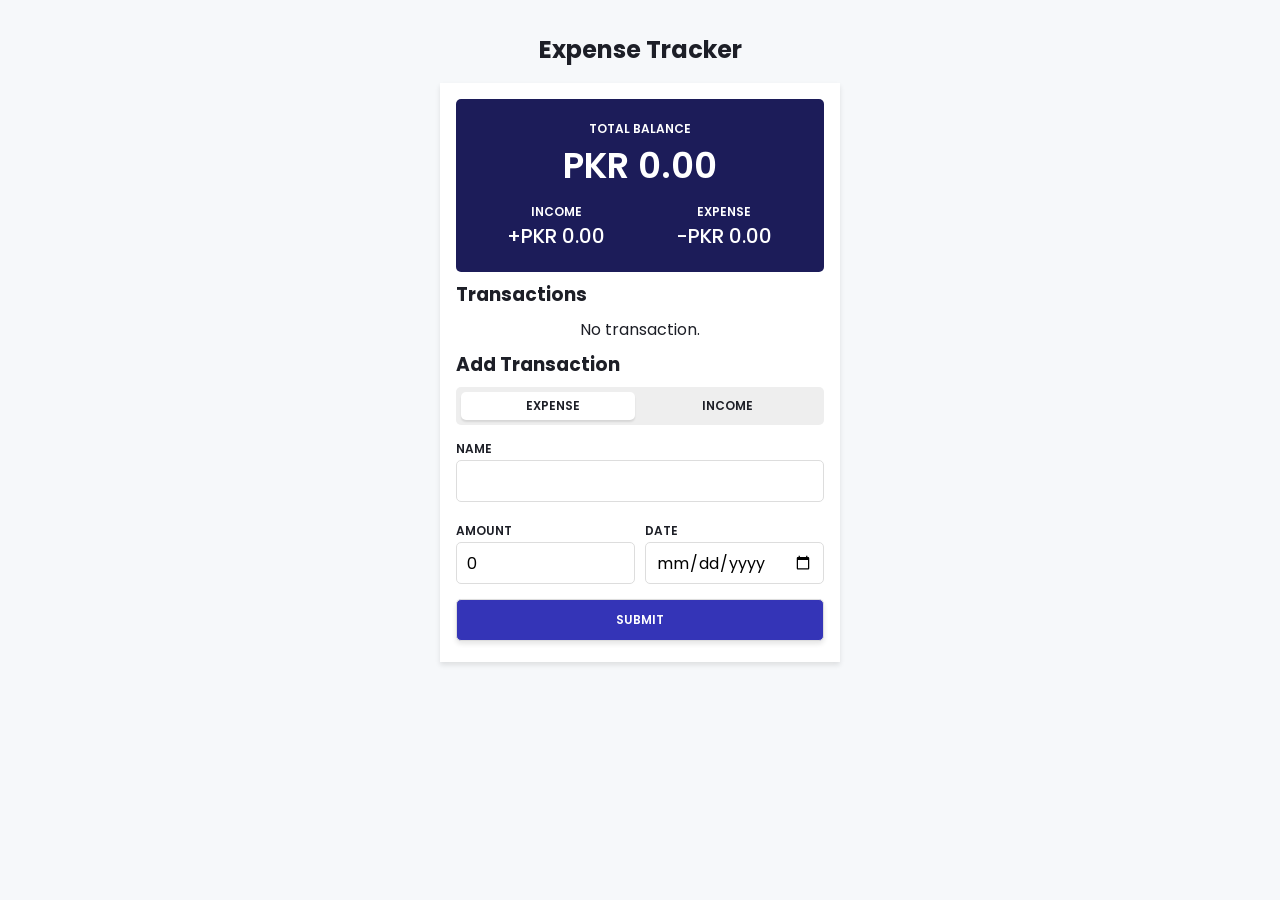
<file: Expense-Tracker/index.html>
<!DOCTYPE html>
<html lang="en">
  <head>
    <meta charset="UTF-8" />
    <meta name="viewport" content="width=device-width, initial-scale=1.0" />
    <title>Document</title>

    <!-- CSS LINK -->
    <link rel="stylesheet" href="./CSS/style.css" />
  </head>
  <body>
    <h1>Expense Tracker</h1>

    <main>
      <header>
        <div>
          <h5>Total Balance</h5>
          <span id="balance">0</span>
        </div>

        <div>
          <h5>Income</h5>
          <span id="income">0</span>
        </div>

        <div>
          <h5>Expense</h5>
          <span id="expense">0</span>
        </div>
      </header>

      <!-- SECTION -->
      <section>
        <h3>Transactions</h3>
        <ul id="transactionList"></ul>
        <div id="status"></div>
      </section>

      <!-- SECTION -->
      <section>
        <h3>Add Transaction</h3>

        <form id="transactionForm">
          <div>
            <label for="type">
              <input type="checkbox" name="type" id="type" />
              <div class="option">
                <span>Expense</span>
                <span>Income</span>
              </div>
            </label>
          </div>
          <div>
            <label for="name">Name</label>
            <input type="text" name="name" required />
          </div>

          <div>
            <label for="amount">Amount</label>
            <input
              type="number"
              name="amount"
              value="0"
              min="0.01"
              step="0.01"
              required
            />
          </div>

          <div>
            <label for="date">Date</label>
            <input type="date" name="date" required />
          </div>

          <button type="submit">Submit</button>
        </form>
      </section>
    </main>

    <!-- SCRIPT JS -->
    <script src="./JS/script.js"></script>
  </body>
</html>
</file>
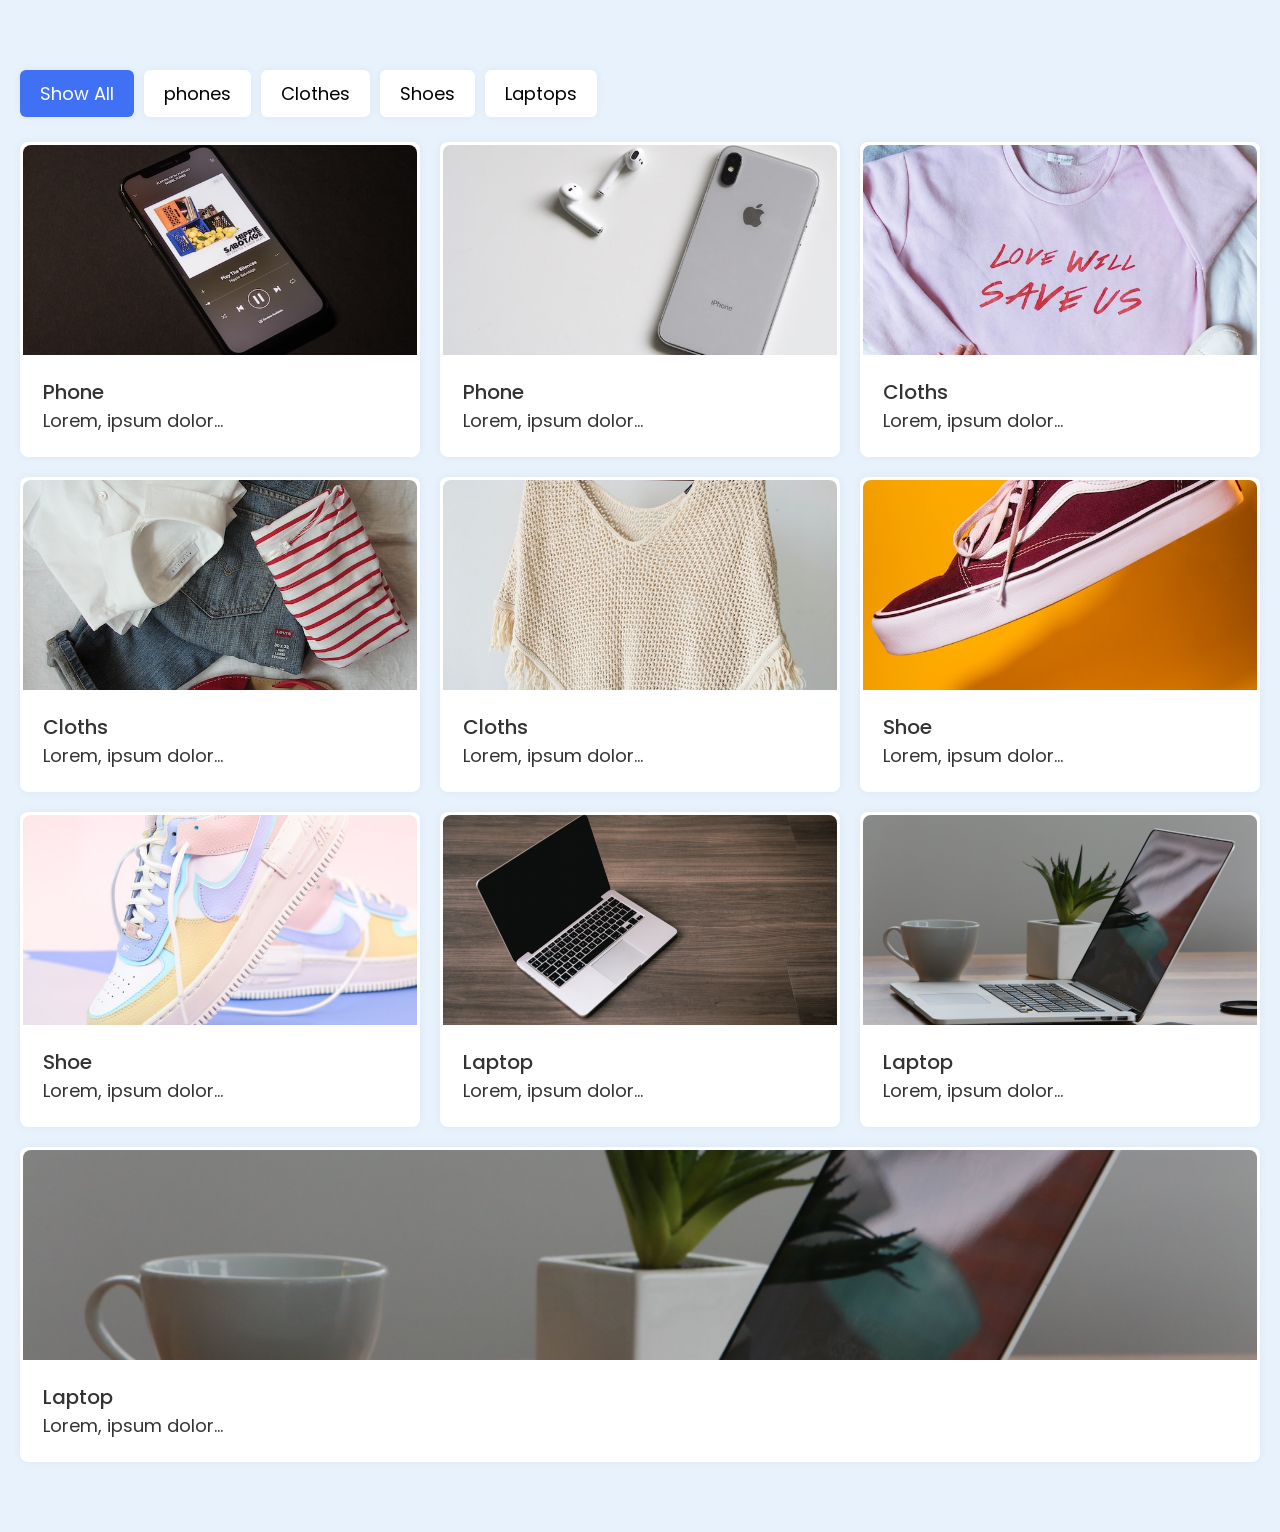
<file: Filterable-Images-Gallery/index.html>
<!DOCTYPE html>
<html lang="en">
  <head>
    <meta charset="UTF-8" />
    <meta http-equiv="X-UA-Compatible" content="IE=edge" />
    <meta name="viewport" content="width=device-width, initial-scale=1.0" />
    <title>Document</title>

    <!-- CSS LINK -->
    <link rel="stylesheet" href="style.css" />
  </head>
  <body>
    <div class="container">
      <!-- Filter Buttons -->
      <div class="filter_buttons">
        <button class="active" data-name="all">Show All</button>
        <button data-name="phones">phones</button>
        <button data-name="clothes">Clothes</button>
        <button data-name="shoes">Shoes</button>
        <button data-name="laptops">Laptops</button>
      </div>

      <!-- Images card -->
      <div class="filterable_cards">
        <!-- Phones -->
        <div class="card" data-name="phones">
          <img src="./images/phone-1.jpg" alt="" />
          <div class="card_body">
            <h6 class="card_title">Phone</h6>
            <p class="card_text">Lorem, ipsum dolor...</p>
          </div>
        </div>

        <div class="card" data-name="phones">
          <img src="./images/phone-2.jpg" alt="" />
          <div class="card_body">
            <h6 class="card_title">Phone</h6>
            <p class="card_text">Lorem, ipsum dolor...</p>
          </div>
        </div>

        <!-- Cloths -->
        <div class="card" data-name="clothes">
          <img src="./images/cloth-1.jpg" alt="" />
          <div class="card_body">
            <h6 class="card_title">Cloths</h6>
            <p class="card_text">Lorem, ipsum dolor...</p>
          </div>
        </div>

        <div class="card" data-name="clothes">
          <img src="./images/cloth-2.jpg" alt="" />
          <div class="card_body">
            <h6 class="card_title">Cloths</h6>
            <p class="card_text">Lorem, ipsum dolor...</p>
          </div>
        </div>

        <div class="card" data-name="phones">
          <img src="./images/cloth-3.jpg" alt="" />
          <div class="card_body">
            <h6 class="card_title">Cloths</h6>
            <p class="card_text">Lorem, ipsum dolor...</p>
          </div>
        </div>

        <!-- Shoes -->
        <div class="card" data-name="shoes">
          <img src="./images/shoe-1.jpg" alt="" />
          <div class="card_body">
            <h6 class="card_title">Shoe</h6>
            <p class="card_text">Lorem, ipsum dolor...</p>
          </div>
        </div>

        <div class="card" data-name="shoes">
          <img src="./images/shoe-2.jpg" alt="" />
          <div class="card_body">
            <h6 class="card_title">Shoe</h6>
            <p class="card_text">Lorem, ipsum dolor...</p>
          </div>
        </div>

        <!-- Laptops -->
        <div class="card" data-name="laptops">
          <img src="./images/laptop-1.jpg" alt="" />
          <div class="card_body">
            <h6 class="card_title">Laptop</h6>
            <p class="card_text">Lorem, ipsum dolor...</p>
          </div>
        </div>

        <div class="card" data-name="laptops">
          <img src="./images/laptop-2.jpg" alt="" />
          <div class="card_body">
            <h6 class="card_title">Laptop</h6>
            <p class="card_text">Lorem, ipsum dolor...</p>
          </div>
        </div>

        <div class="card" data-name="laptops">
          <img src="./images/laptop-2.jpg" alt="" />
          <div class="card_body">
            <h6 class="card_title">Laptop</h6>
            <p class="card_text">Lorem, ipsum dolor...</p>
          </div>
        </div>
      </div>
    </div>

    <!-- Script Link -->
    <script src="script.js"></script>
  </body>
</html>

<!-- youtube video link -->
<!-- https://youtu.be/RKfMtCNx1z0 -->
</file>
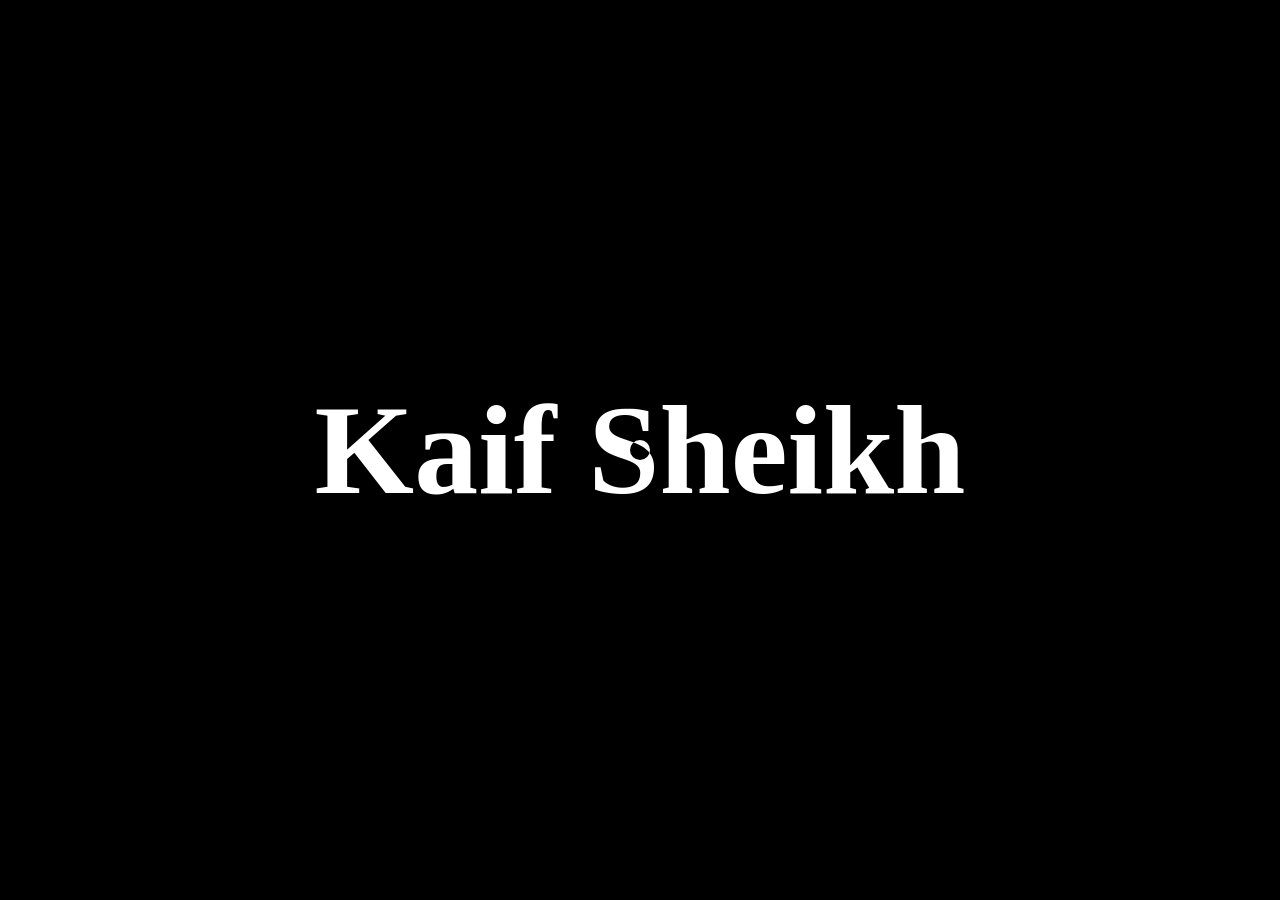
<file: Mouse-Cursor/index.html>
<!DOCTYPE html>
<html lang="en">
<head>
    <meta charset="UTF-8">
    <meta http-equiv="X-UA-Compatible" content="IE=edge">
    <meta name="viewport" content="width=device-width, initial-scale=1.0">
    <title>Custom Cursor</title>

    <!-- CSS LINK -->
    <link rel="stylesheet" href="style.css">
</head>
<body>
        <div id="main">
            <div class="cursor"></div>
            <h1>Kaif Sheikh</h1>
        </div>

        <!-- JS LINK -->
        <script src="script.js"></script>
</body>
</html>
</file>
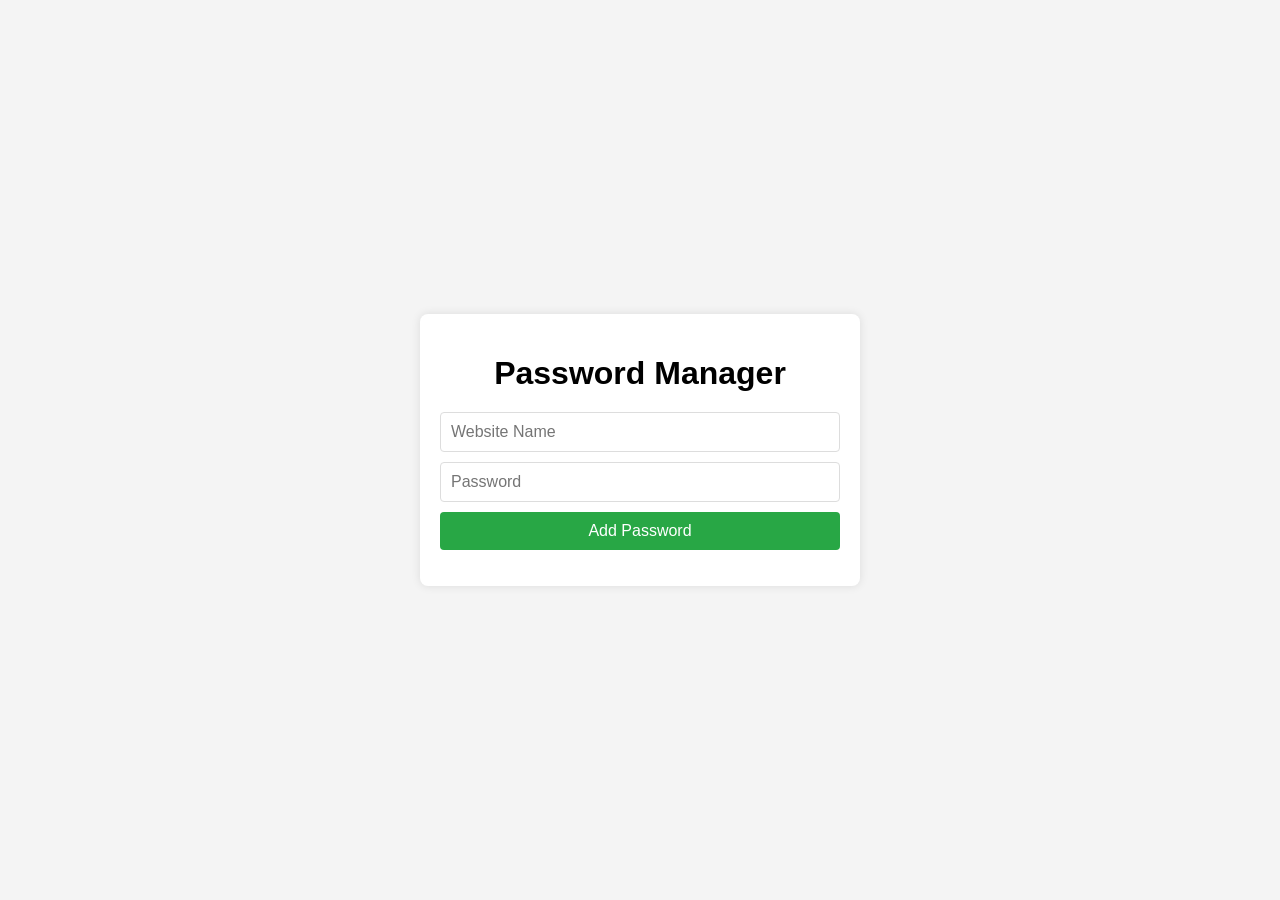
<file: Password Manager/index.html>
<!DOCTYPE html>
<html lang="en">
<head>
    <meta charset="UTF-8">
    <meta name="viewport" content="width=device-width, initial-scale=1.0">
    <title>Password Manager</title>
    <link rel="stylesheet" href="styles.css">
    <!-- Include Font Awesome -->
    <link rel="stylesheet" href="https://cdnjs.cloudflare.com/ajax/libs/font-awesome/6.0.0-beta3/css/all.min.css">
</head>
<body>
    <div class="container">
        <h1>Password Manager</h1>
        <div class="form-container">
            <input type="text" id="website" placeholder="Website Name">
            <input type="password" id="password" placeholder="Password">
            <button id="add-btn">Add Password</button>
        </div>
        <div class="password-list">
            <ul id="password-list"></ul>
        </div>
    </div>

    <!-- Custom Popup HTML -->
    <div id="custom-popup" class="popup hidden">
        <div class="popup-content">
            <div id="popup-message"></div>
            <div id="popup-input-container" class="hidden">
                <input type="text" id="popup-input" placeholder="New Password">
            </div>
            <div class="popup-buttons">
                <button id="popup-ok">OK</button>
                <button id="popup-cancel" class="hidden">Cancel</button>
            </div>
        </div>
    </div>

    <script src="script.js"></script>
</body>
</html>
</file>
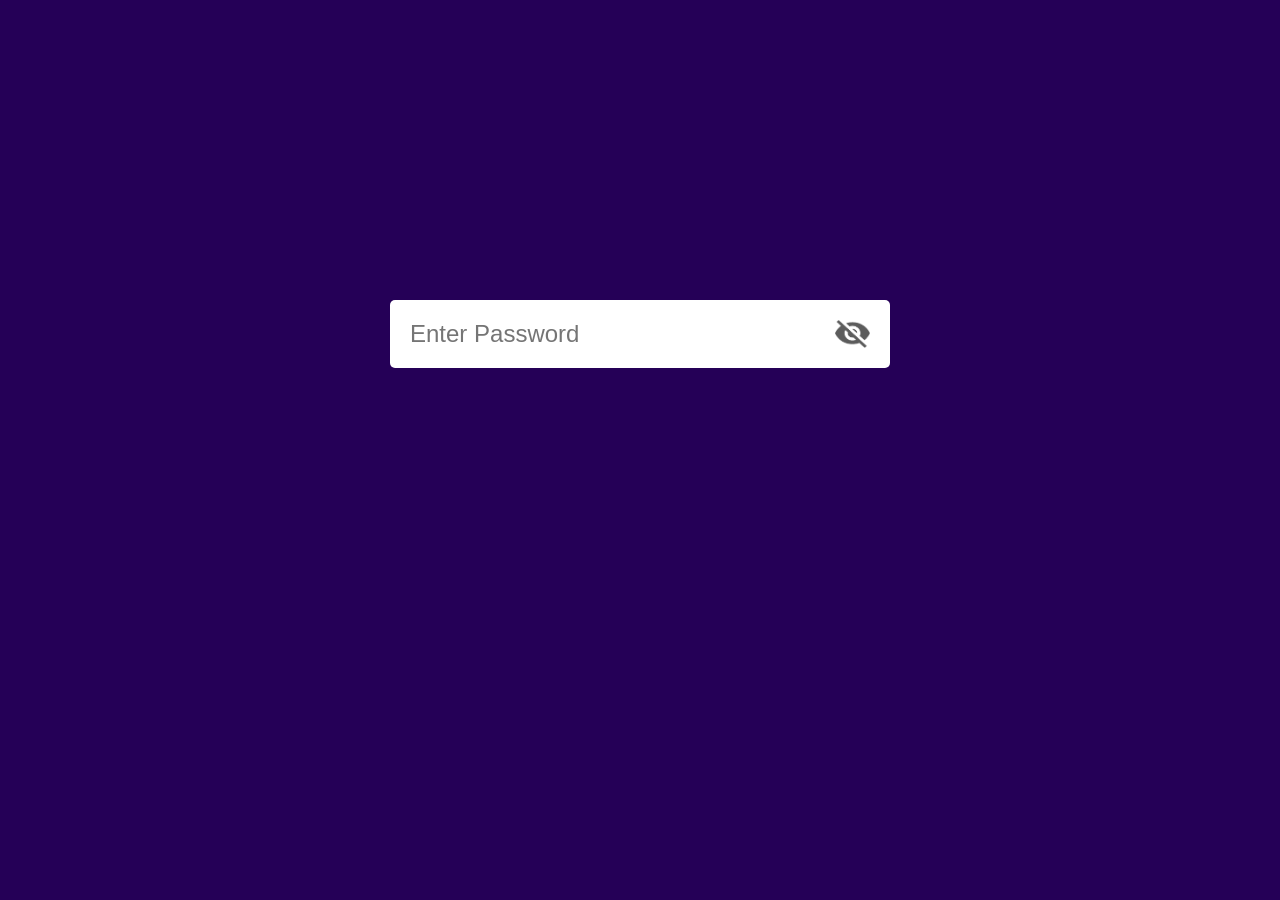
<file: Password-Hide or Show/index.html>
<!DOCTYPE html>
<html lang="en">
  <head>
    <meta charset="UTF-8" />
    <meta http-equiv="X-UA-Compatible" content="IE=edge" />
    <meta name="viewport" content="width=device-width, initial-scale=1.0" />
    <title>Password Hide or Show</title>

    <!-- CSS LINK -->
    <link rel="stylesheet" href="style.css" />
  </head>
  <body>
    <div class="input-box">
      <input
        type="password"
        placeholder="Enter Password"
        id="password"
        required
      />

      <img src="./images/eye-close.png" id="eyeIcon" />
    </div>

    <!-- JS Code -->
    <script>
      let eyeIcon = document.getElementById("eyeIcon");
      let password = document.getElementById("password");

      eyeIcon.onclick = function () {
        if (password.type == "password") {
          password.type = "text";
          eyeIcon.src = "images/eye-open.png";
        } else {
          password.type = "password";
          eyeIcon.src = "images/eye-close.png";
        }
      };
    </script>
  </body>
</html>

<!-- youtube Video link -->
<!-- https://youtu.be/945xZpwy9w8 -->
</file>
<file: Expense-Tracker/CSS/style.css>
/* GOOGLE FONTS */
@import url("https://fonts.googleapis.com/css2?family=Poppins:wght@400;500;600&display=swap");

:root {
  --bg-color: #f6f8fa;
  --text-color: #1d1f27;
  --main-color: #3434b7;
}

* {
  padding: 0;
  margin: 0;
  box-sizing: border-box;
}

body {
  padding: 2rem;
  font-family: "Poppins", sans-serif;
  background-color: var(--bg-color);
  color: var(--text-color);
}

h1 {
  text-align: center;
  font-size: 1.5rem;
}

h3,
header,
ul {
  margin-bottom: 0.5rem;
}

main {
  max-width: 400px;
  margin: 1rem auto;
  background: #fff;
  padding: 1rem;
  box-shadow: 0 3px 5px rgba(0, 0, 0, 0.1);
}

header {
  background-color: #1c1c59;
  color: #fff;
  padding: 1rem;
  text-align: center;
  border-radius: 5px;
  display: flex;
  flex-wrap: wrap;
}

header div {
  padding: 5px;
}

header div:first-child {
  flex-basis: 100%;
  font-size: 2.25rem;
  font-weight: 600;
}

header div:nth-child(n + 2) {
  flex-basis: 50%;
  font-size: 1.25rem;
  font-weight: 500;
}

header h5 {
  font-size: 0.75rem;
  font-weight: 600;
  text-transform: uppercase;
}

form {
  display: flex;
  flex-wrap: wrap;
  gap: 10px;
}

form input:not(#type),
form button {
  width: 100%;
  padding: 10px;
  border: 1px solid #000;
  border: 1px solid #ddd;
  border-radius: 5px;
  margin-bottom: 5px;
  height: 42px;
  font-family: "Poppins", sans-serif;
  font-size: 1rem;
}

form button {
  background-color: var(--main-color);
  color: #fff;
  font-size: 0.75rem;
  font-weight: 600;
  text-transform: uppercase;
  box-shadow: 0 3px 5px rgba(0, 0, 0, 0.1);
}

form label {
  font-size: 0.75rem;
  font-weight: 600;
  text-transform: uppercase;
}

form div:nth-child(-n + 2) {
  flex-basis: 100%;
}

form div:nth-child(n + 3) {
  flex-basis: calc(50% - 5px);
}

input#type {
  appearance: none;
  position: absolute;
}

.option {
  display: flex;
  align-items: center;
  justify-content: center;
  padding: 10px;
  background: #eee;
  border-radius: 5px;
  position: relative;
}

.option span {
  width: 50%;
  text-align: center;
  cursor: pointer;
  z-index: 2;
}

.option::before {
  content: "";
  position: absolute;
  top: 5px;
  left: 0;
  background-color: #fff;
  height: calc(100% - 10px);
  width: calc(50% - 10px);
  transform: translateX(5px);
  border-radius: inherit;
  box-shadow: 0 2px 2px rgba(0, 0, 0, 0.1);
  transition: all 200ms;
}

input#type:checked ~ .option::before {
  left: 50%;
}

ul {
  list-style-type: none;
}

ul li {
  display: flex;
  justify-content: space-between;
  align-items: flex-start;
  padding: 5px 10px;
  position: relative;
}

ul li:hover {
  background: rgba(0, 0, 0, 0.1);
}

.name {
  flex: 1;
}

.name h4 {
  font-size: 1rem;
  font-weight: 600;
  text-transform: capitalize;
}

.name p {
  font-size: 0.8rem;
  color: #555;
}

.amount {
  font-weight: 600;
}

.amount.income {
  color: yellowgreen;
}

.amount.expense {
  color: indianred;
}

.action {
  position: absolute;
  top: 0;
  right: 0;
  background-color: #f00;
  color: #fff;
  height: 100%;
  width: 50px;
  display: grid;
  place-items: center;
  transform: scaleX(0);
  transform-origin: right;
  transition: all 300ms;
}

ul li:hover .action {
  transform: scaleX(1);
}

.action svg {
  width: 36px;
  height: 36px;
  cursor: pointer;
}

#status {
  text-align: center;
  margin-bottom: 0.5rem;
}
</file>
<file: Filterable-Images-Gallery/style.css>
@import url("https://fonts.googleapis.com/css2?family=Poppins:wght@300;400;500;600;700&display=swap");

* {
  margin: 0;
  padding: 0;
  box-sizing: border-box;
  font-family: "Poppins", sans-serif;
}

body {
  min-width: 100vh;
  background: #e7f2fd;
}

.container {
  position: relative;
  max-width: 1350px;
  width: 100%;
  padding: 20px;
  margin: 50px auto;
}

.filter_buttons {
  display: flex;
  align-items: center;
  flex-wrap: wrap;
  gap: 10px;
}

button {
  padding: 10px 20px;
  font-size: 18px;
  background: #fff;
  border: none;
  border-radius: 6px;
  cursor: pointer;
  box-shadow: 0 0 10px rgba(0, 0, 0, 0.05);
}

.active {
  background: #4070f4;
  color: #fff;
}

/* Images card styling */
.filterable_cards {
  display: flex;
  margin-top: 25px;
  gap: 20px;
  flex-wrap: wrap;
}

.card {
  flex-grow: 1;
  flex-basis: 300px;
  background: #fff;
  padding: 3px;
  border-radius: 8px;
  box-shadow: 0 0 10px rgba(0, 0, 0, 0.05);
}

.card.hide {
  display: none;
}

.card img {
  width: 100%;
  height: 210px;
  object-fit: cover;
  border-radius: 8px 8px 0 0;
}

.card_body {
  padding: 15px 20px 20px;
}

.card_title {
  font-size: 20px;
  font-weight: 500;
  color: #333;
}

.card_text {
  font-size: 18px;
  color: #333;
}
</file>
<file: Mouse-Cursor/style.css>
*{
    margin: 0;
    padding: 0;
    box-sizing: border-box;
    font-size: 'Gilroy';
    color: #ffff;
}

html, body{
    height: 100%;
    width: 100%;
}

#main{
    height: 100%;
    width: 100%;
    background-color: black;
    display: flex;
    align-items: center;
    justify-content: center;
    
}

.cursor{
    height: 20px;
    width: 20px;
    background-color: white;
    mix-blend-mode: difference;
    border-radius: 50%;
    position: absolute;
    transition: all linear 0.1s ;
}

h1{
    font-size: 10vw;
    font-weight: 900; 
}
</file>
<file: Password Manager/styles.css>
body {
    font-family: Arial, sans-serif;
    background-color: #f4f4f4;
    display: flex;
    justify-content: center;
    align-items: center;
    height: 100vh;
    margin: 0;
}

.container {
    background: white;
    border-radius: 8px;
    box-shadow: 0 0 10px rgba(0, 0, 0, 0.1);
    padding: 20px;
    width: 400px;
}

h1 {
    text-align: center;
    margin-bottom: 20px;
}

.form-container {
    display: flex;
    flex-direction: column;
    gap: 10px;
}

input {
    padding: 10px;
    font-size: 16px;
    border: 1px solid #ddd;
    border-radius: 4px;
}

button {
    padding: 10px;
    font-size: 16px;
    background-color: #28a745;
    color: white;
    border: none;
    border-radius: 4px;
    cursor: pointer;
}

button:hover {
    background-color: #218838;
}
.password-list ul {
    list-style: none;
    padding: 0;
}

.password-list li {
    background: #f9f9f9;
    border: 1px solid #ddd;
    border-radius: 4px;
    padding: 10px;
    margin-bottom: 10px;
    display: flex;
    justify-content: space-between;
    align-items: center;
}

.password-list .actions {
    display: flex;
    gap: 10px;
}

.password-list i {
    cursor: pointer;
    font-size: 16px;
    color: #007bff;
}

.password-list i:hover {
    color: #0056b3;
}

/* Style for password visibility toggle */
.show-password {
    cursor: pointer;
    color: #007bff;
    margin-left: 10px;
}

.show-password:hover {
    color: #0056b3;
}

/* Styles for custom popup */
.popup {
    position: fixed;
    top: 0;
    left: 0;
    width: 100%;
    height: 100%;
    background: rgba(0, 0, 0, 0.5);
    display: flex;
    justify-content: center;
    align-items: center;
}

.popup-content {
    background: white;
    border-radius: 8px;
    padding: 20px;
    box-shadow: 0 0 10px rgba(0, 0, 0, 0.2); 
    text-align: center;
}

.popup-buttons {
    margin-top: 20px;
}

.popup-buttons button {
    margin: 0 10px;
    padding: 10px 20px;
    font-size: 16px;
    border: none;
    border-radius: 4px;
    cursor: pointer;
}

#popup-ok {
    background-color: #28a745;
    color: white;
}

#popup-ok:hover {
    background-color: #218838;
}

#popup-cancel {
    background-color: #dc3545;
    color: white;
}

#popup-cancel:hover {
    background-color: #c82333;
}

.hidden {
    display: none;
}
/* Styles for custom popup */
.popup {
    position: fixed;
    top: 0;
    left: 0;
    width: 100%;
    height: 100%;
    background: rgba(0, 0, 0, 0.5);
    display: flex;
    justify-content: center;
    align-items: center;
}

.popup-content {
    background: white;
    border-radius: 8px;
    padding: 20px;
    box-shadow: 0 0 10px rgba(0, 0, 0, 0.2);
    text-align: center;
}

.popup-buttons {
    margin-top: 20px;
}

.popup-buttons button {
    margin: 0 10px;
    padding: 10px 20px;
    font-size: 16px;
    border: none;
    border-radius: 4px;
    cursor: pointer;
}

#popup-ok {
    background-color: #28a745;
    color: white;
}

#popup-ok:hover {
    background-color: #218838;
}

#popup-cancel {
    background-color: #dc3545;
    color: white;
}

#popup-cancel:hover {
    background-color: #c82333;
}

.hidden {
    display: none;
}

/* Additional style for input in popup */
#popup-input-container {
    margin: 20px 0;
}

#popup-input {
    padding: 10px;
    font-size: 16px;
    border: 1px solid #ddd;
    border-radius: 4px;
}
</file>
<file: Password-Hide or Show/style.css>
* {
  margin: 0;
  padding: 0;
  font-family: Arial;
  box-sizing: border-box;
}

body {
  background-color: #250057;
}

.input-box {
  background: #fff;
  width: 90%;
  max-width: 500px;
  border-radius: 5px;
  padding: 10px 20px;
  margin: 300px auto;
  display: flex;
  align-items: center;
}

.input-box input {
  width: 100%;
  padding: 10px 0;
  border: 0;
  outline: 0;
  font-size: 24px;
  color: #555;
}

.input-box img {
  width: 35px;
  cursor: pointer;
}
</file>
